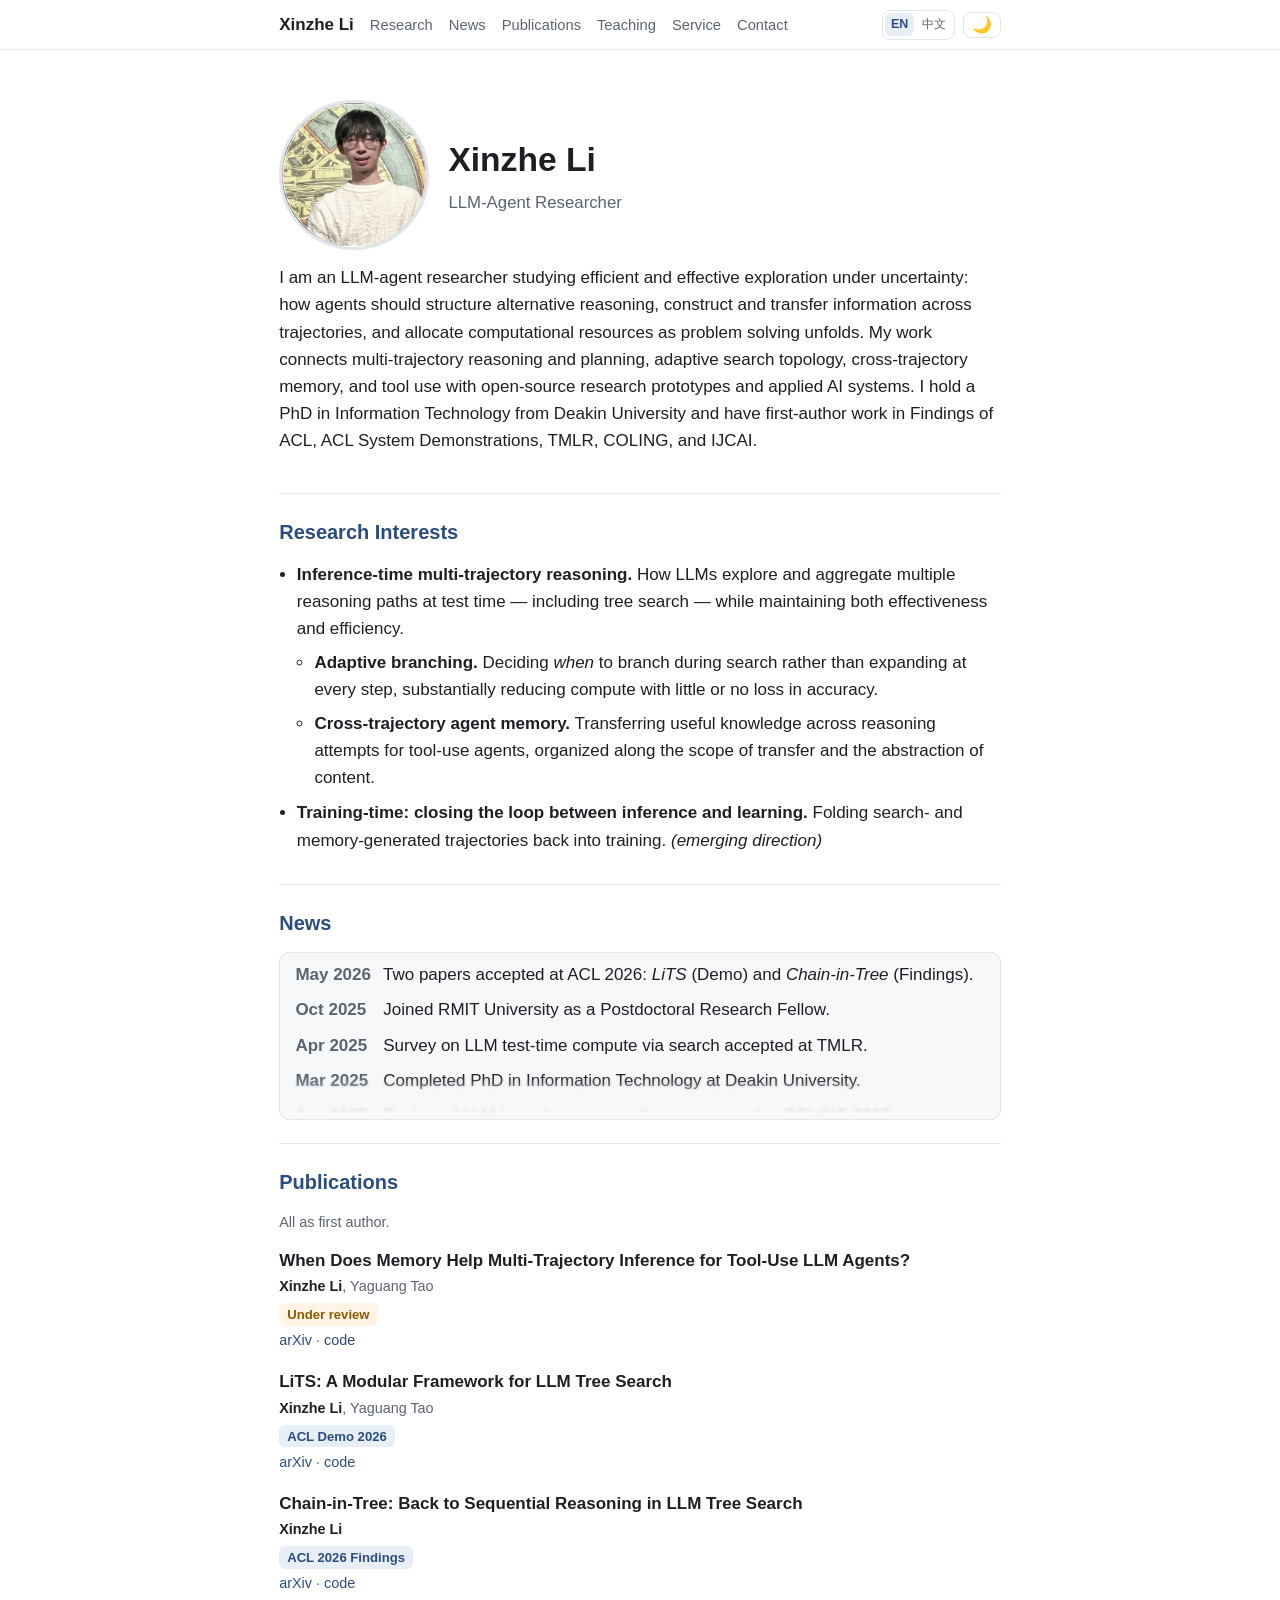
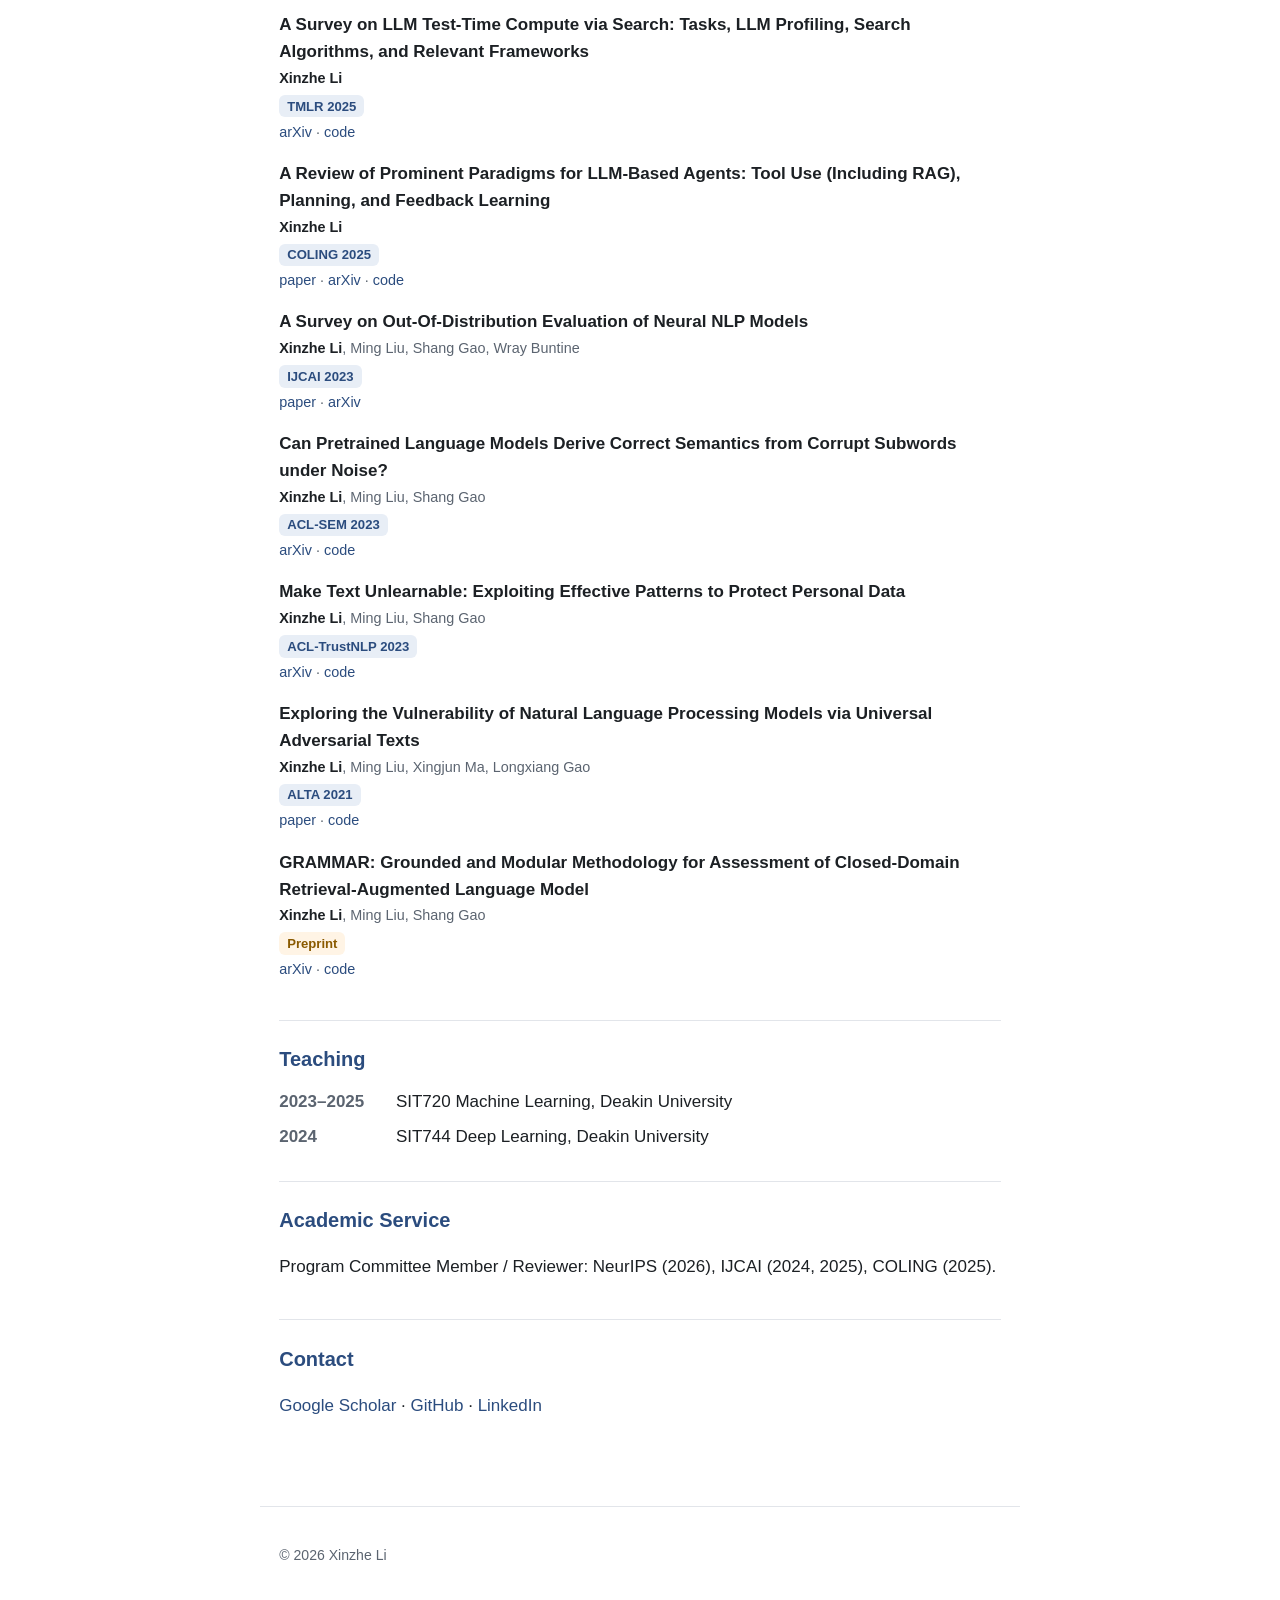
<file: index.html>
<!DOCTYPE html>
<html lang="en" data-theme="light">
<head>
  <meta charset="UTF-8">
  <meta name="viewport" content="width=device-width, initial-scale=1.0">
  <title>Xinzhe Li</title>
  <meta name="description" content="Xinzhe Li — LLM-agent researcher studying efficient and effective exploration under uncertainty, multi-trajectory reasoning, search topology, cross-trajectory memory, and tool use.">
  <meta name="author" content="Xinzhe Li">
  <link rel="preconnect" href="https://fonts.googleapis.com">
  <link rel="stylesheet" href="assets/css/style.css">
</head>
<body>
  <header class="site-header">
    <nav class="nav" aria-label="Primary">
      <a class="nav-brand" href="#top">Xinzhe Li</a>
      <ul class="nav-links">
        <li><a href="#research">Research</a></li>
        <li><a href="#news">News</a></li>
        <li><a href="#publications">Publications</a></li>
        <li><a href="#teaching">Teaching</a></li>
        <li><a href="#service">Service</a></li>
        <li><a href="#contact">Contact</a></li>
      </ul>
      <div class="nav-actions">
        <div class="language-toggle" aria-label="Language">
          <span aria-current="page">EN</span>
          <a href="index.zh.html" hreflang="zh-CN" lang="zh-CN">中文</a>
        </div>
        <button id="theme-toggle" class="theme-toggle" type="button" aria-label="Toggle dark mode" title="Toggle dark mode">🌙</button>
      </div>
    </nav>
  </header>

  <main id="top">
    <section class="hero" aria-labelledby="hero-name">
      <div class="hero-head">
        <img class="avatar" src="assets/img/avatar.png" alt="Xinzhe Li" width="150" height="150">
        <div>
          <h1 id="hero-name">Xinzhe Li</h1>
          <p class="hero-role">LLM-Agent Researcher</p>
        </div>
      </div>
      <p class="hero-bio">
        I am an LLM-agent researcher studying efficient and effective exploration under
        uncertainty: how agents should
        structure alternative reasoning, construct and transfer information across
        trajectories, and allocate computational resources as problem solving unfolds.
        My work connects multi-trajectory reasoning and planning, adaptive search
        topology, cross-trajectory memory, and tool use with open-source research
        prototypes and applied AI systems. I hold a PhD in Information Technology from
        Deakin University and have first-author work in Findings of ACL, ACL System
        Demonstrations, TMLR, COLING, and IJCAI.
      </p>
    </section>

    <section id="research" aria-labelledby="research-h">
      <h2 id="research-h">Research Interests</h2>
      <ul class="research-list">
        <li><strong>Inference-time multi-trajectory reasoning.</strong> How LLMs explore and
          aggregate multiple reasoning paths at test time — including tree search — while
          maintaining both effectiveness and efficiency.
          <ul>
            <li><strong>Adaptive branching.</strong> Deciding <em>when</em> to branch
              during search rather than expanding at every step, substantially reducing
              compute with little or no loss in accuracy.</li>
            <li><strong>Cross-trajectory agent memory.</strong> Transferring useful
              knowledge across reasoning attempts for tool-use agents, organized along the
              scope of transfer and the abstraction of content.</li>
          </ul>
        </li>
        <li><strong>Training-time: closing the loop between inference and learning.</strong> Folding
          search- and memory-generated trajectories back into training. <em>(emerging direction)</em></li>
      </ul>
    </section>

    <section id="news" aria-labelledby="news-h">
      <h2 id="news-h">News</h2>
      <div class="news-box">
        <ul class="news-list">
          <li><span class="news-date">May 2026</span> Two papers accepted at ACL 2026: <em>LiTS</em> (Demo) and <em>Chain-in-Tree</em> (Findings).</li>
          <li><span class="news-date">Oct 2025</span> Joined RMIT University as a Postdoctoral Research Fellow.</li>
          <li><span class="news-date">Apr 2025</span> Survey on LLM test-time compute via search accepted at TMLR.</li>
          <li><span class="news-date">Mar 2025</span> Completed PhD in Information Technology at Deakin University.</li>
          <li><span class="news-date">Jan 2025</span> Review of LLM-based agent paradigms presented at COLING 2025.</li>
        </ul>
      </div>
    </section>

    <section id="publications" aria-labelledby="pub-h">
      <h2 id="pub-h">Publications</h2>
      <p class="pub-note">All as first author.</p>
      <!-- publications:start -->
      <ul class="pub-list">
        <li>
          <span class="pub-title">When Does Memory Help Multi-Trajectory Inference for Tool-Use LLM Agents?</span>
          <span class="pub-authors"><strong>Xinzhe Li</strong>, Yaguang Tao</span>
          <span class="pub-venue badge-review">Under review</span>
          <span class="pub-links"><a href="https://arxiv.org/abs/2605.28224">arXiv</a> · <a href="https://github.com/xinzhel/lits-llm">code</a></span>
        </li>
        <li>
          <span class="pub-title">LiTS: A Modular Framework for LLM Tree Search</span>
          <span class="pub-authors"><strong>Xinzhe Li</strong>, Yaguang Tao</span>
          <span class="pub-venue">ACL Demo 2026</span>
          <span class="pub-links"><a href="https://arxiv.org/abs/2603.00631">arXiv</a> · <a href="https://github.com/xinzhel/lits-llm">code</a></span>
        </li>
        <li>
          <span class="pub-title">Chain-in-Tree: Back to Sequential Reasoning in LLM Tree Search</span>
          <span class="pub-authors"><strong>Xinzhe Li</strong></span>
          <span class="pub-venue">ACL 2026 Findings</span>
          <span class="pub-links"><a href="https://arxiv.org/abs/2509.25835">arXiv</a> · <a href="https://github.com/xinzhel/chain_in_tree">code</a></span>
        </li>
        <li>
          <span class="pub-title">A Survey on LLM Test-Time Compute via Search: Tasks, LLM Profiling, Search Algorithms, and Relevant Frameworks</span>
          <span class="pub-authors"><strong>Xinzhe Li</strong></span>
          <span class="pub-venue">TMLR 2025</span>
          <span class="pub-links"><a href="https://arxiv.org/abs/2501.10069">arXiv</a> · <a href="https://github.com/xinzhel/LLM-Search">code</a></span>
        </li>
        <li>
          <span class="pub-title">A Review of Prominent Paradigms for LLM-Based Agents: Tool Use (Including RAG), Planning, and Feedback Learning</span>
          <span class="pub-authors"><strong>Xinzhe Li</strong></span>
          <span class="pub-venue">COLING 2025</span>
          <span class="pub-links"><a href="https://aclanthology.org/2025.coling-main.652/">paper</a> · <a href="https://arxiv.org/abs/2406.05804">arXiv</a> · <a href="https://github.com/xinzhel/LLM-Agent-Survey">code</a></span>
        </li>
        <li>
          <span class="pub-title">A Survey on Out-Of-Distribution Evaluation of Neural NLP Models</span>
          <span class="pub-authors"><strong>Xinzhe Li</strong>, Ming Liu, Shang Gao, Wray Buntine</span>
          <span class="pub-venue">IJCAI 2023</span>
          <span class="pub-links"><a href="https://www.ijcai.org/proceedings/2023/749">paper</a> · <a href="https://arxiv.org/abs/2306.15261">arXiv</a></span>
        </li>
        <li>
          <span class="pub-title">Can Pretrained Language Models Derive Correct Semantics from Corrupt Subwords under Noise?</span>
          <span class="pub-authors"><strong>Xinzhe Li</strong>, Ming Liu, Shang Gao</span>
          <span class="pub-venue">ACL-SEM 2023</span>
          <span class="pub-links"><a href="https://arxiv.org/abs/2306.15268">arXiv</a> · <a href="https://github.com/xinzhel/word_corruption">code</a></span>
        </li>
        <li>
          <span class="pub-title">Make Text Unlearnable: Exploiting Effective Patterns to Protect Personal Data</span>
          <span class="pub-authors"><strong>Xinzhe Li</strong>, Ming Liu, Shang Gao</span>
          <span class="pub-venue">ACL-TrustNLP 2023</span>
          <span class="pub-links"><a href="https://arxiv.org/abs/2307.00456">arXiv</a> · <a href="https://github.com/xinzhel/unlearnable_texts">code</a></span>
        </li>
        <li>
          <span class="pub-title">Exploring the Vulnerability of Natural Language Processing Models via Universal Adversarial Texts</span>
          <span class="pub-authors"><strong>Xinzhe Li</strong>, Ming Liu, Xingjun Ma, Longxiang Gao</span>
          <span class="pub-venue">ALTA 2021</span>
          <span class="pub-links"><a href="https://aclanthology.org/2021.alta-1.14/">paper</a> · <a href="https://github.com/xinzhel/attack_alta">code</a></span>
        </li>
        <li>
          <span class="pub-title">GRAMMAR: Grounded and Modular Methodology for Assessment of Closed-Domain Retrieval-Augmented Language Model</span>
          <span class="pub-authors"><strong>Xinzhe Li</strong>, Ming Liu, Shang Gao</span>
          <span class="pub-venue badge-review">Preprint</span>
          <span class="pub-links"><a href="https://arxiv.org/abs/2404.19232">arXiv</a> · <a href="https://github.com/xinzhel/grammar">code</a></span>
        </li>
      </ul>
      <!-- publications:end -->
    </section>

    <section id="teaching" aria-labelledby="teach-h">
      <h2 id="teach-h">Teaching</h2>
      <ul class="teach-list">
        <li><span class="teach-date">2023–2025</span> SIT720 Machine Learning, Deakin University</li>
        <li><span class="teach-date">2024</span> SIT744 Deep Learning, Deakin University</li>
      </ul>
    </section>

    <section id="service" aria-labelledby="service-h">
      <h2 id="service-h">Academic Service</h2>
      <p>Program Committee Member / Reviewer: NeurIPS (2026), IJCAI (2024, 2025), COLING (2025).</p>
    </section>

    <section id="contact" aria-labelledby="contact-h">
      <h2 id="contact-h">Contact</h2>
      <p>
        <a href="https://scholar.google.com.au/citations?user=GzoezEUAAAAJ&hl=en">Google Scholar</a> ·
        <a href="https://github.com/xinzhel">GitHub</a> ·
        <a href="https://www.linkedin.com/in/xinzhe-li-b04639166/">LinkedIn</a>
      </p>
    </section>
  </main>

  <footer class="site-footer">
    <p>© <span id="year">2026</span> Xinzhe Li</p>
  </footer>

  <script src="assets/js/theme.js" defer></script>
</body>
</html>
</file>
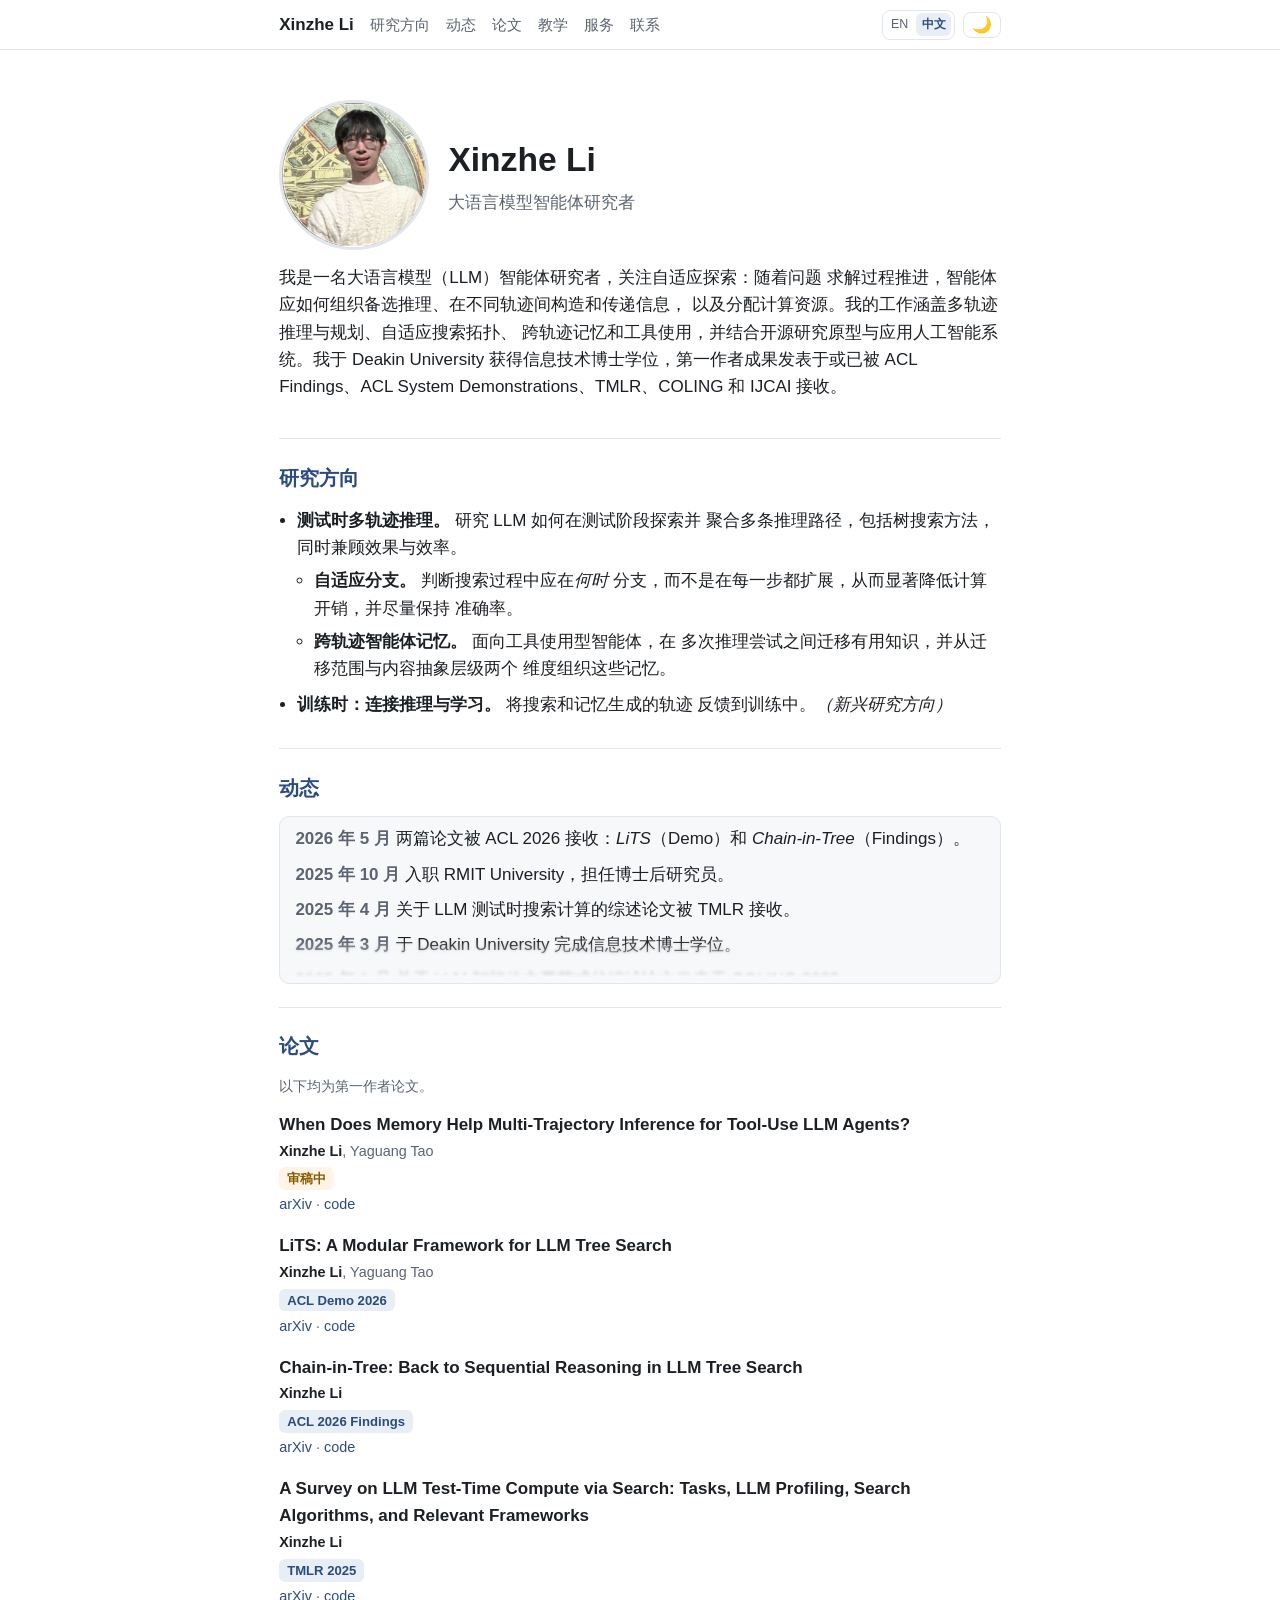
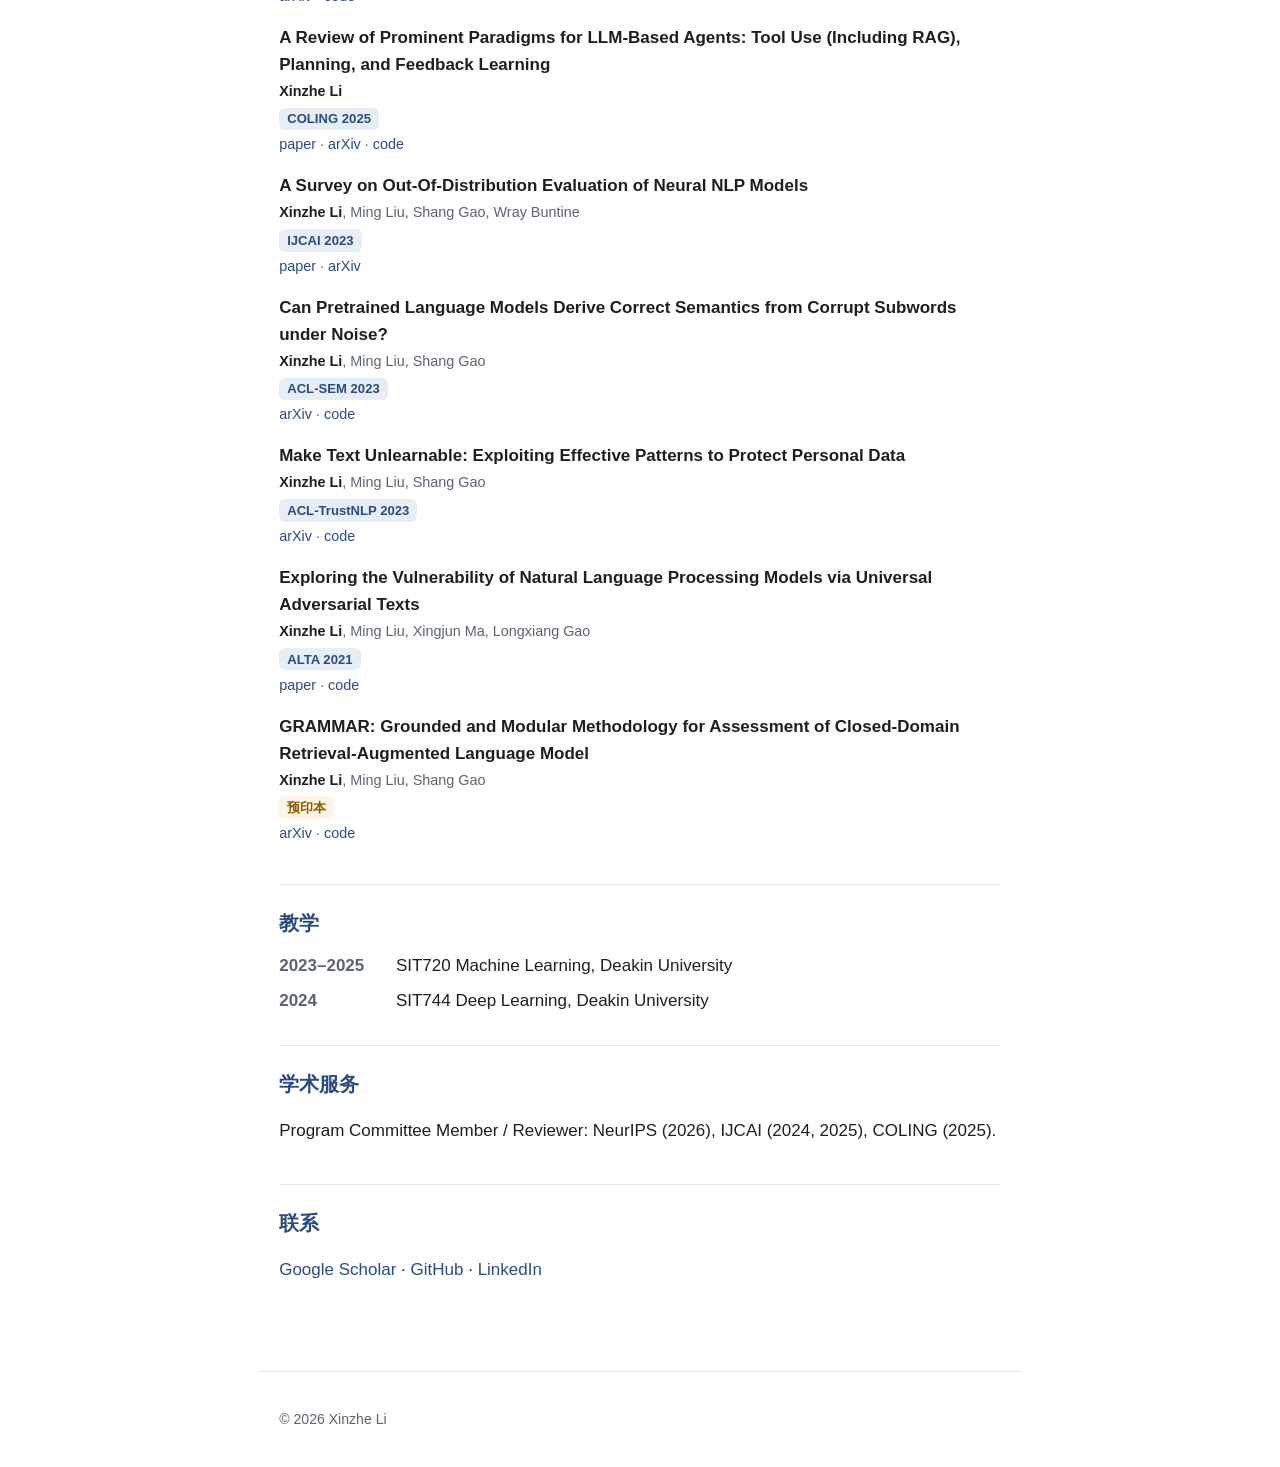
<file: index.zh.html>
<!DOCTYPE html>
<html lang="zh-CN" data-theme="light">
<head>
  <meta charset="UTF-8">
  <meta name="viewport" content="width=device-width, initial-scale=1.0">
  <title>Xinzhe Li | 个人主页</title>
  <meta name="description" content="Xinzhe Li，大语言模型智能体研究者，研究自适应探索、多轨迹推理、搜索拓扑、跨轨迹记忆和工具使用。">
  <meta name="author" content="Xinzhe Li">
  <link rel="preconnect" href="https://fonts.googleapis.com">
  <link rel="stylesheet" href="assets/css/style.css">
</head>
<body>
  <header class="site-header">
    <nav class="nav" aria-label="主导航">
      <a class="nav-brand" href="#top">Xinzhe Li</a>
      <ul class="nav-links">
        <li><a href="#research">研究方向</a></li>
        <li><a href="#news">动态</a></li>
        <li><a href="#publications">论文</a></li>
        <li><a href="#teaching">教学</a></li>
        <li><a href="#service">服务</a></li>
        <li><a href="#contact">联系</a></li>
      </ul>
      <div class="nav-actions">
        <div class="language-toggle" aria-label="语言">
          <a href="index.html" hreflang="en" lang="en">EN</a>
          <span aria-current="page">中文</span>
        </div>
        <button id="theme-toggle" class="theme-toggle" type="button" aria-label="切换深色模式" title="切换深色模式">🌙</button>
      </div>
    </nav>
  </header>

  <main id="top">
    <section class="hero" aria-labelledby="hero-name">
      <div class="hero-head">
        <img class="avatar" src="assets/img/avatar.png" alt="Xinzhe Li" width="150" height="150">
        <div>
          <h1 id="hero-name">Xinzhe Li</h1>
          <p class="hero-role">大语言模型智能体研究者</p>
        </div>
      </div>
      <p class="hero-bio">
        我是一名大语言模型（LLM）智能体研究者，关注自适应探索：随着问题
        求解过程推进，智能体应如何组织备选推理、在不同轨迹间构造和传递信息，
        以及分配计算资源。我的工作涵盖多轨迹推理与规划、自适应搜索拓扑、
        跨轨迹记忆和工具使用，并结合开源研究原型与应用人工智能系统。我于
        Deakin University 获得信息技术博士学位，第一作者成果发表于或已被
        ACL Findings、ACL System Demonstrations、TMLR、COLING 和 IJCAI 接收。
      </p>
    </section>

    <section id="research" aria-labelledby="research-h">
      <h2 id="research-h">研究方向</h2>
      <ul class="research-list">
        <li><strong>测试时多轨迹推理。</strong> 研究 LLM 如何在测试阶段探索并
          聚合多条推理路径，包括树搜索方法，同时兼顾效果与效率。
          <ul>
            <li><strong>自适应分支。</strong> 判断搜索过程中应在<em>何时</em>
              分支，而不是在每一步都扩展，从而显著降低计算开销，并尽量保持
              准确率。</li>
            <li><strong>跨轨迹智能体记忆。</strong> 面向工具使用型智能体，在
              多次推理尝试之间迁移有用知识，并从迁移范围与内容抽象层级两个
              维度组织这些记忆。</li>
          </ul>
        </li>
        <li><strong>训练时：连接推理与学习。</strong> 将搜索和记忆生成的轨迹
          反馈到训练中。<em>（新兴研究方向）</em></li>
      </ul>
    </section>

    <section id="news" aria-labelledby="news-h">
      <h2 id="news-h">动态</h2>
      <div class="news-box">
        <ul class="news-list">
          <li><span class="news-date">2026 年 5 月</span> 两篇论文被 ACL 2026 接收：<em>LiTS</em>（Demo）和 <em>Chain-in-Tree</em>（Findings）。</li>
          <li><span class="news-date">2025 年 10 月</span> 入职 RMIT University，担任博士后研究员。</li>
          <li><span class="news-date">2025 年 4 月</span> 关于 LLM 测试时搜索计算的综述论文被 TMLR 接收。</li>
          <li><span class="news-date">2025 年 3 月</span> 于 Deakin University 完成信息技术博士学位。</li>
          <li><span class="news-date">2025 年 1 月</span> 关于 LLM 智能体主要范式的综述论文发表于 COLING 2025。</li>
        </ul>
      </div>
    </section>

    <section id="publications" aria-labelledby="pub-h">
      <h2 id="pub-h">论文</h2>
      <p class="pub-note">以下均为第一作者论文。</p>
      <!-- publications:start -->
      <ul class="pub-list">
        <li>
          <span class="pub-title">When Does Memory Help Multi-Trajectory Inference for Tool-Use LLM Agents?</span>
          <span class="pub-authors"><strong>Xinzhe Li</strong>, Yaguang Tao</span>
          <span class="pub-venue badge-review">审稿中</span>
          <span class="pub-links"><a href="https://arxiv.org/abs/2605.28224">arXiv</a> · <a href="https://github.com/xinzhel/lits-llm">code</a></span>
        </li>
        <li>
          <span class="pub-title">LiTS: A Modular Framework for LLM Tree Search</span>
          <span class="pub-authors"><strong>Xinzhe Li</strong>, Yaguang Tao</span>
          <span class="pub-venue">ACL Demo 2026</span>
          <span class="pub-links"><a href="https://arxiv.org/abs/2603.00631">arXiv</a> · <a href="https://github.com/xinzhel/lits-llm">code</a></span>
        </li>
        <li>
          <span class="pub-title">Chain-in-Tree: Back to Sequential Reasoning in LLM Tree Search</span>
          <span class="pub-authors"><strong>Xinzhe Li</strong></span>
          <span class="pub-venue">ACL 2026 Findings</span>
          <span class="pub-links"><a href="https://arxiv.org/abs/2509.25835">arXiv</a> · <a href="https://github.com/xinzhel/chain_in_tree">code</a></span>
        </li>
        <li>
          <span class="pub-title">A Survey on LLM Test-Time Compute via Search: Tasks, LLM Profiling, Search Algorithms, and Relevant Frameworks</span>
          <span class="pub-authors"><strong>Xinzhe Li</strong></span>
          <span class="pub-venue">TMLR 2025</span>
          <span class="pub-links"><a href="https://arxiv.org/abs/2501.10069">arXiv</a> · <a href="https://github.com/xinzhel/LLM-Search">code</a></span>
        </li>
        <li>
          <span class="pub-title">A Review of Prominent Paradigms for LLM-Based Agents: Tool Use (Including RAG), Planning, and Feedback Learning</span>
          <span class="pub-authors"><strong>Xinzhe Li</strong></span>
          <span class="pub-venue">COLING 2025</span>
          <span class="pub-links"><a href="https://aclanthology.org/2025.coling-main.652/">paper</a> · <a href="https://arxiv.org/abs/2406.05804">arXiv</a> · <a href="https://github.com/xinzhel/LLM-Agent-Survey">code</a></span>
        </li>
        <li>
          <span class="pub-title">A Survey on Out-Of-Distribution Evaluation of Neural NLP Models</span>
          <span class="pub-authors"><strong>Xinzhe Li</strong>, Ming Liu, Shang Gao, Wray Buntine</span>
          <span class="pub-venue">IJCAI 2023</span>
          <span class="pub-links"><a href="https://www.ijcai.org/proceedings/2023/749">paper</a> · <a href="https://arxiv.org/abs/2306.15261">arXiv</a></span>
        </li>
        <li>
          <span class="pub-title">Can Pretrained Language Models Derive Correct Semantics from Corrupt Subwords under Noise?</span>
          <span class="pub-authors"><strong>Xinzhe Li</strong>, Ming Liu, Shang Gao</span>
          <span class="pub-venue">ACL-SEM 2023</span>
          <span class="pub-links"><a href="https://arxiv.org/abs/2306.15268">arXiv</a> · <a href="https://github.com/xinzhel/word_corruption">code</a></span>
        </li>
        <li>
          <span class="pub-title">Make Text Unlearnable: Exploiting Effective Patterns to Protect Personal Data</span>
          <span class="pub-authors"><strong>Xinzhe Li</strong>, Ming Liu, Shang Gao</span>
          <span class="pub-venue">ACL-TrustNLP 2023</span>
          <span class="pub-links"><a href="https://arxiv.org/abs/2307.00456">arXiv</a> · <a href="https://github.com/xinzhel/unlearnable_texts">code</a></span>
        </li>
        <li>
          <span class="pub-title">Exploring the Vulnerability of Natural Language Processing Models via Universal Adversarial Texts</span>
          <span class="pub-authors"><strong>Xinzhe Li</strong>, Ming Liu, Xingjun Ma, Longxiang Gao</span>
          <span class="pub-venue">ALTA 2021</span>
          <span class="pub-links"><a href="https://aclanthology.org/2021.alta-1.14/">paper</a> · <a href="https://github.com/xinzhel/attack_alta">code</a></span>
        </li>
        <li>
          <span class="pub-title">GRAMMAR: Grounded and Modular Methodology for Assessment of Closed-Domain Retrieval-Augmented Language Model</span>
          <span class="pub-authors"><strong>Xinzhe Li</strong>, Ming Liu, Shang Gao</span>
          <span class="pub-venue badge-review">预印本</span>
          <span class="pub-links"><a href="https://arxiv.org/abs/2404.19232">arXiv</a> · <a href="https://github.com/xinzhel/grammar">code</a></span>
        </li>
      </ul>
      <!-- publications:end -->
    </section>

    <section id="teaching" aria-labelledby="teach-h">
      <h2 id="teach-h">教学</h2>
      <ul class="teach-list">
        <li><span class="teach-date">2023–2025</span> SIT720 Machine Learning, Deakin University</li>
        <li><span class="teach-date">2024</span> SIT744 Deep Learning, Deakin University</li>
      </ul>
    </section>

    <section id="service" aria-labelledby="service-h">
      <h2 id="service-h">学术服务</h2>
      <p>Program Committee Member / Reviewer: NeurIPS (2026), IJCAI (2024, 2025), COLING (2025).</p>
    </section>

    <section id="contact" aria-labelledby="contact-h">
      <h2 id="contact-h">联系</h2>
      <p>
        <a href="https://scholar.google.com.au/citations?user=GzoezEUAAAAJ&hl=en">Google Scholar</a> ·
        <a href="https://github.com/xinzhel">GitHub</a> ·
        <a href="https://www.linkedin.com/in/xinzhe-li-b04639166/">LinkedIn</a>
      </p>
    </section>
  </main>

  <footer class="site-footer">
    <p>© <span id="year">2026</span> Xinzhe Li</p>
  </footer>

  <script src="assets/js/theme.js" defer></script>
</body>
</html>
</file>
<file: assets/css/style.css>
:root {
  --bg: #ffffff;
  --surface: #f7f8fa;
  --text: #1c2024;
  --muted: #5b6470;
  --accent: #2b4c7e;
  --accent-soft: #e8eef6;
  --border: #e2e5ea;
  --badge-review-bg: #fff4e5;
  --badge-review-text: #8a5a00;
  --maxw: 760px;
}

html[data-theme="dark"] {
  --bg: #14171a;
  --surface: #1c2024;
  --text: #e6e8eb;
  --muted: #9aa3ad;
  --accent: #8fb2e0;
  --accent-soft: #21303f;
  --border: #2a2f35;
  --badge-review-bg: #3a2e16;
  --badge-review-text: #e6b873;
}

@media (prefers-color-scheme: dark) {
  html:not([data-theme="light"]) {
    --bg: #14171a;
    --surface: #1c2024;
    --text: #e6e8eb;
    --muted: #9aa3ad;
    --accent: #8fb2e0;
    --accent-soft: #21303f;
    --border: #2a2f35;
    --badge-review-bg: #3a2e16;
    --badge-review-text: #e6b873;
  }
}

* { box-sizing: border-box; }

html { scroll-behavior: smooth; }

body {
  margin: 0;
  background: var(--bg);
  color: var(--text);
  font-family: -apple-system, BlinkMacSystemFont, "Segoe UI", Roboto, Helvetica, Arial, sans-serif;
  line-height: 1.6;
  font-size: 17px;
}

a { color: var(--accent); text-decoration: none; }
a:hover { text-decoration: underline; }

/* Header / nav */
.site-header {
  position: sticky;
  top: 0;
  background: color-mix(in srgb, var(--bg) 88%, transparent);
  backdrop-filter: saturate(180%) blur(8px);
  border-bottom: 1px solid var(--border);
  z-index: 10;
}
.nav {
  max-width: var(--maxw);
  margin: 0 auto;
  padding: 0.6rem 1.2rem;
  display: flex;
  align-items: center;
  gap: 1rem;
}
.nav-brand { font-weight: 700; color: var(--text); }
.nav-links {
  list-style: none;
  display: flex;
  flex-wrap: wrap;
  gap: 1rem;
  margin: 0;
  padding: 0;
  flex: 1;
}
.nav-links a { color: var(--muted); font-size: 0.92rem; }
.nav-links a:hover { color: var(--accent); text-decoration: none; }
.nav-actions {
  display: flex;
  align-items: center;
  gap: 0.5rem;
}
.language-toggle {
  display: inline-flex;
  align-items: center;
  gap: 0.15rem;
  border: 1px solid var(--border);
  border-radius: 8px;
  padding: 0.15rem;
  font-size: 0.78rem;
  line-height: 1;
}
.language-toggle a,
.language-toggle span {
  display: inline-flex;
  align-items: center;
  min-height: 1.45rem;
  padding: 0 0.35rem;
}
.language-toggle a { color: var(--muted); }
.language-toggle a:hover { color: var(--accent); text-decoration: none; }
.language-toggle span {
  background: var(--accent-soft);
  color: var(--accent);
  border-radius: 6px;
  font-weight: 700;
}
.theme-toggle {
  background: transparent;
  border: 1px solid var(--border);
  border-radius: 8px;
  padding: 0.25rem 0.5rem;
  cursor: pointer;
  font-size: 1rem;
  line-height: 1;
}

/* Main layout */
main {
  max-width: var(--maxw);
  margin: 0 auto;
  padding: 1.5rem 1.2rem 3rem;
}
section { padding: 1.4rem 0; border-top: 1px solid var(--border); }
section:first-of-type { border-top: none; }
h1 { font-size: 2.1rem; margin: 0 0 0.2rem; }
h2 { font-size: 1.25rem; color: var(--accent); margin: 0 0 0.8rem; }

/* Hero */
.hero { padding-top: 1.6rem; }
.hero-role { color: var(--muted); font-size: 1.05rem; margin: 0 0 0.9rem; }
.hero-bio { margin: 0 0 1rem; }
.hero-links, .nav-links { list-style: none; }
.hero-links {
  display: flex;
  flex-wrap: wrap;
  gap: 0.4rem 1rem;
  margin: 0;
  padding: 0;
}
.hero-links a { font-weight: 600; }

/* Lists */
.research-list { padding-left: 1.1rem; margin: 0; }
.research-list li { margin-bottom: 0.5rem; }

.news-list, .teach-list { list-style: none; padding: 0; margin: 0; }
.news-list li, .teach-list li { margin-bottom: 0.5rem; }
.news-date, .teach-date {
  display: inline-block;
  min-width: 5.2rem;
  font-weight: 600;
  color: var(--muted);
}

/* Publications */
.pub-note { color: var(--muted); margin: 0 0 0.8rem; font-size: 0.9rem; }
.pub-list { list-style: none; padding-left: 0; margin: 0; }
.pub-list li { margin-bottom: 1rem; }
.pub-title { display: block; font-weight: 600; }
.pub-venue {
  display: inline-block;
  margin: 0.2rem 0;
  padding: 0.05rem 0.5rem;
  background: var(--accent-soft);
  color: var(--accent);
  border-radius: 6px;
  font-size: 0.82rem;
  font-weight: 600;
}
.pub-venue.badge-review {
  background: var(--badge-review-bg);
  color: var(--badge-review-text);
}
.pub-links { display: block; font-size: 0.9rem; color: var(--muted); }

/* Footer */
.site-footer {
  max-width: var(--maxw);
  margin: 0 auto;
  padding: 1.4rem 1.2rem;
  border-top: 1px solid var(--border);
  color: var(--muted);
  font-size: 0.88rem;
}

/* Responsive */
@media (max-width: 720px) {
  body { font-size: 16px; }
  .nav { flex-wrap: wrap; }
  .nav-links { order: 3; width: 100%; }
  .nav-actions { margin-left: auto; }
  h1 { font-size: 1.8rem; }
  .news-date, .teach-date { display: block; min-width: 0; }
}

/* News: scrollable box with a faded, blurred bottom edge */
.news-box {
  position: relative;
  background: var(--surface);
  border: 1px solid var(--border);
  border-radius: 10px;
  padding: 0.5rem 0.95rem;
}
.news-box .news-list {
  max-height: 150px;
  overflow-y: auto;
  padding-right: 0.6rem;
  scrollbar-width: thin;
}
.news-box .news-list li:last-child { margin-bottom: 0.2rem; }
.news-box::after {
  content: "";
  position: absolute;
  left: 1px;
  right: 1px;
  bottom: 1px;
  height: 44px;
  border-radius: 0 0 10px 10px;
  background: linear-gradient(to bottom, transparent, var(--surface));
  backdrop-filter: blur(1.5px);
  -webkit-mask-image: linear-gradient(to bottom, transparent, #000 75%);
  mask-image: linear-gradient(to bottom, transparent, #000 75%);
  pointer-events: none;
}

/* Hero avatar */
.hero-head {
  display: flex;
  align-items: center;
  gap: 1.2rem;
  margin-bottom: 0.9rem;
}
.hero-head h1 { margin: 0 0 0.2rem; }
.hero-head .hero-role { margin: 0; }
.avatar {
  width: 150px;
  height: 150px;
  border-radius: 50%;
  object-fit: cover;
  object-position: center;
  border: 3px solid var(--border);
  flex-shrink: 0;
}
@media (max-width: 720px) {
  .hero-head { flex-direction: column; align-items: flex-start; gap: 0.8rem; }
  .avatar { width: 120px; height: 120px; }
}

/* Teaching: fixed-width date column so course titles align */
.teach-date { width: 7rem; min-width: 7rem; }
@media (max-width: 720px) {
  .teach-date { width: auto; min-width: 0; }
}

/* Publication authors */
.pub-authors { display: block; font-size: 0.9rem; color: var(--muted); margin: 0.1rem 0; }
.pub-authors strong { color: var(--text); }

/* Nested research sub-bullets */
.research-list > li > ul { margin: 0.4rem 0 0; padding-left: 1.1rem; }
.research-list > li > ul > li { margin-bottom: 0.4rem; }
</file>
